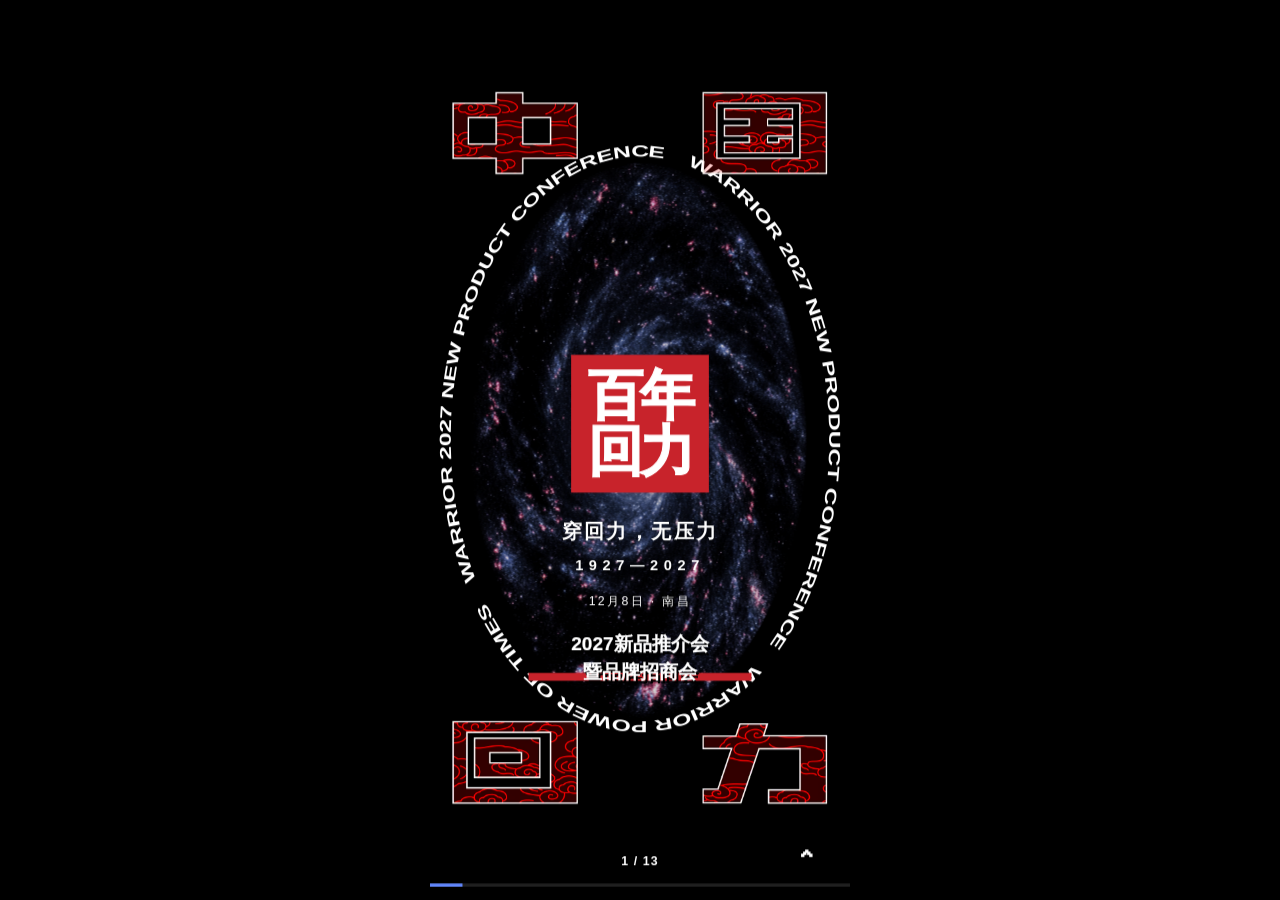
<file: index.html>
<!doctype html>
<html lang="zh-CN"><head><meta charset="utf-8"><meta name="description" content="12月8日，相聚南昌施柏阁大观酒店，共赴2027新品推介会暨品牌招商会。">
<meta property="og:url" content="https://mula1227.github.io/warrior-2027-invitation/">
<meta property="og:type" content="website">
<meta property="og:title" content="百年回力，回天之力｜2027新品推介会暨品牌招商会">
<meta property="og:description" content="12月8日，相聚南昌施柏阁大观酒店，共赴2027新品推介会暨品牌招商会。">
<meta property="og:image" content="https://mula1227.github.io/warrior-2027-invitation/share-cover.png">
<link rel="image_src" href="https://mula1227.github.io/warrior-2027-invitation/share-cover.png">
<meta name="viewport" content="width=device-width,initial-scale=1,viewport-fit=cover"><meta name="theme-color" content="#000000"><meta name="description" content="百年回力，回天之力。2027新品推介会暨品牌招商会，12月8日，南昌施柏阁大观酒店。"><title>百年回力 · 2027新品推介会暨品牌招商会</title><link rel="preload" as="image" href="assets/galaxy-clean-v2.png"><link rel="stylesheet" href="style-2027-v6.css"><link rel="stylesheet" href="motion-2027-v8.css?v=1"></head><body><main id="viewport" aria-label="百年回力活动邀请函"><div id="stage"><section id="slide" aria-live="polite" aria-atomic="true"></section><nav class="controls" aria-label="翻页"><button id="prev" aria-label="上一页">⌄</button><span id="counter"></span><button id="next" aria-label="下一页">⌃</button></nav><div class="progress-track"><div id="progress"></div></div></div></main><div id="notice" role="status"></div><script src="data-2027-v6.js"></script><script src="app-2027-v8.js?v=1"></script></body></html>
</file>
<file: style-2027-v6.css>
:root{--red:#c8232b;--blue:#12358b;--white:#fff;--black:#000;font-family:"PingFang SC","Heiti SC","Microsoft YaHei",sans-serif;color:#fff;font-synthesis:weight}*{box-sizing:border-box}html,body{margin:0;width:100%;height:100%;overflow:hidden}button,input,a{-webkit-tap-highlight-color:transparent}button,input{font:inherit}button{cursor:pointer}button:focus-visible,a:focus-visible,input:focus-visible{outline:3px solid #f9bd3f;outline-offset:3px}#viewport{height:100dvh;width:100vw;background:var(--blue);position:relative;overflow:hidden;touch-action:pan-x;transition:background .2s}#viewport[data-tone=black]{background:#000}#viewport[data-tone=red]{background:var(--red)}#stage{position:absolute;left:50%;top:50%;width:375px;height:780px;transform-origin:center}#slide{position:absolute;inset:0;overflow:hidden}.page{background:var(--blue);isolation:isolate}.tone-red{background:var(--red)}.page-cover,.page-end{background:#000}h1,h2,p,figure{margin:0}h1,h2{font-weight:900}img{display:block;max-width:100%}.brand-logo{width:112px;height:auto}.pattern-layer{position:absolute;inset:0;background:url('assets/sports-pattern-clean-v2.png') center/cover;opacity:.13;z-index:-1;pointer-events:none}.sideband{position:absolute;top:0;width:760px;height:19px;white-space:nowrap;font:900 16px/19px Arial,sans-serif;z-index:2;pointer-events:none}.sideband.left{left:19px;transform-origin:0 0;transform:rotate(90deg)}.sideband.right{right:19px;transform-origin:100% 0;transform:rotate(-90deg)}.controls{position:absolute;bottom:8px;left:19px;right:19px;display:flex;align-items:center;justify-content:space-between;height:31px;z-index:8;pointer-events:none}.controls button{pointer-events:auto;width:42px;height:32px;color:#fff;border:0;background:transparent;font:bold 29px/29px Arial;text-shadow:0 1px 4px #0008;padding:0}.controls button:disabled{visibility:hidden}#counter{color:#fff;font:bold 11px Arial;text-shadow:0 1px 3px #0008;letter-spacing:1px}.progress-track{position:absolute;bottom:0;height:3px;left:0;right:0;background:#ffffff20;z-index:8}#progress{height:100%;background:#6288ff;transition:width .25s}.page-signature{position:absolute;bottom:58px;left:0;right:0;text-align:center;font-size:13px;font-weight:700;letter-spacing:2px}.galaxy{position:absolute;top:122px;left:29px;width:317px;height:521px;object-fit:fill;opacity:.83}.orbit{position:absolute;inset:0;width:375px;height:780px;fill:#fff;font:900 14.2px Arial,sans-serif;letter-spacing:-.2px}.corner{position:absolute;width:112px;height:auto}.c0{top:70px;left:20px}.c1{top:70px;right:20px}.c2{bottom:74px;left:20px}.c3{bottom:74px;right:20px}.stamp{width:123px;height:123px;position:relative;background:var(--red);color:white;display:grid;place-items:center}.stamp>span{position:absolute;inset:8px 4px;display:grid;place-content:center;font-size:49px;font-weight:900;line-height:1.02;letter-spacing:-3px;-webkit-text-stroke:1px currentColor;text-align:center}.stamp-a{animation:stampA 8s infinite}.stamp-b{opacity:0;animation:stampB 8s infinite}.cover-stamp{position:absolute;top:305px;left:126px}.cover-slogan{position:absolute;top:451px;left:0;right:0;text-align:center;font-size:18px;font-weight:800;letter-spacing:2px}.cover-years{position:absolute;top:485px;left:0;right:0;text-align:center;font:bold 13px Arial;letter-spacing:5px}.cover-event{position:absolute;top:552px;left:60px;right:60px;text-align:center;font-size:17px;line-height:1.45;-webkit-text-stroke:.2px currentColor;text-shadow:2px 2px #000}.cover-event:after{content:'';position:absolute;left:28px;right:28px;bottom:5px;height:7px;background:var(--red);z-index:-1}.cover-location{position:absolute;top:518px;left:0;right:0;text-align:center;font-size:11px;letter-spacing:2px}.statement-bg{position:absolute;inset:0;z-index:-2;background-size:cover;background-position:center}.red-bg{background-image:linear-gradient(#c8232b60,#c8232b60),url('assets/3eeaf6429a429917.webp');opacity:.65}.blue-bg{background-image:url('assets/53f61b8933698499.webp');opacity:.48}.art-bg{background-image:linear-gradient(#12358b66,#c8232b33),url('assets/a3f5a1b341338424.webp');opacity:.78}.with-art .pattern-layer{display:none}.statement-copy{position:absolute;left:34px;right:34px;top:143px;text-align:center}.statement-english{font:900 17px/1.15 Arial;white-space:nowrap;letter-spacing:-.5px}.statement-small{font-size:10px;font-weight:700;line-height:1.5;letter-spacing:1px;margin-top:11px;opacity:.92}.brand-block{display:table;background:#fff;color:var(--blue);font-size:19px;letter-spacing:3px;font-weight:900;line-height:1.1;margin:54px auto 10px;padding:0 3px}.tone-red .brand-block{color:var(--red)}.statement-copy h1{font-size:57px;line-height:1.15;letter-spacing:-3px;white-space:nowrap;-webkit-text-stroke:1px currentColor}.power-tag{display:table;border:4px solid #fff;margin:12px auto 0;font-size:37px;line-height:1.22;letter-spacing:-1px;padding:0 4px 2px;white-space:nowrap;-webkit-text-stroke:.8px currentColor}.power-tag.solid{background:#fff;color:var(--blue)}.statement-lines{font-size:21px;letter-spacing:4px;font-weight:800;line-height:1.9;margin-top:34px}.statement-logo{position:absolute;top:611px;left:126px}.statement-logo .brand-logo{width:123px}.statement-slogan{position:absolute;top:694px;left:0;right:0;font-size:12px;letter-spacing:3px;text-align:center}.century-top{position:absolute;top:80px;left:0;right:0;text-align:center;font-size:14px;font-weight:900;letter-spacing:4px}.century-title{position:absolute;top:132px;left:42px;right:42px;font-size:112px;line-height:.97;letter-spacing:-6px;text-align:center;-webkit-text-stroke:2px white}.century-title span{display:block}.century-title span:first-child{color:transparent;animation:ink 8s steps(1) infinite}.century-sub{position:absolute;top:376px;left:0;right:0;text-align:center;font-size:46px;line-height:1;letter-spacing:3px}.century-slogan{position:absolute;top:446px;left:0;right:0;text-align:center;font-weight:800;letter-spacing:4px;font-size:17px}.century-shoe{position:absolute;top:505px;left:-17px;width:409px;transform:rotate(-7deg)}.century-shoe img{width:100%}.century-bottom{position:absolute;top:704px;left:54px;right:54px;display:flex;align-items:center;gap:16px;font:bold 22px Arial}.century-bottom i{height:2px;flex:1;background:#fff}.page-product .sideband{color:#ef4548}.page-product .pattern-layer{opacity:.26}.warrior-word{position:absolute;top:61px;left:21px;right:21px;text-align:center;font:900 49px Arial;color:#ec343b;letter-spacing:-2px}.product-brand{position:absolute;top:148px;left:63px;right:63px;display:flex;align-items:center;justify-content:space-between}.product-brand .brand-logo{width:142px}.product-brand>span{font-size:28px;font-weight:300}.product-brand>b{font-family:"Songti SC",serif;font-size:20px;line-height:1.1;border:1px solid #fff;padding:5px}.product-title{position:absolute;top:268px;left:30px;right:30px;text-align:center;font-size:23px;line-height:1.5}.product-theme{position:absolute;top:366px;left:30px;right:30px;text-align:center;font-size:22px;line-height:1.6}.product-years{position:absolute;top:464px;left:0;right:0;text-align:center;font:bold 12px Arial;letter-spacing:4px}.product-brand-label{position:absolute;top:512px;left:143px;color:var(--red);background:#ffffffdd;font-weight:900;padding:1px 5px;font-size:18px}.product-shoe{position:absolute;top:571px;width:413px;left:-19px;transform:rotate(-5deg)}.product-shoe img{width:100%}.gallery-heading{position:absolute;top:49px;left:0;right:0;display:flex;align-items:center;justify-content:space-between;padding:0 20px 14px;border-bottom:2px solid white}.gallery-heading b{font-size:25px;font-weight:900}.gallery-heading span{font:bold 11px Arial;letter-spacing:1px}.photo-strips{position:absolute;top:110px;left:0;right:0;height:555px;display:grid;grid-auto-rows:minmax(0,1fr);gap:0}.photo-strips figure{margin:0;min-height:0;display:flex;flex-direction:column}.photo-strips figcaption{height:24px;flex-shrink:0;background:var(--red);display:flex;align-items:center;gap:8px;padding:0 10px;color:#fff;font-size:12px;line-height:24px}.photo-strips figcaption>b{font:900 15px Arial}.photo-strips figcaption>i{margin-left:auto;font-style:normal}.photo-strips button{background:#081d60;border:0;padding:0;min-height:0;flex:1;width:100%;overflow:hidden}.photo-strips img{height:100%;width:100%;object-fit:cover;object-position:center}.album-controls{position:absolute;top:688px;left:17px;right:17px;display:flex;align-items:center;gap:9px}.album-controls button{background:transparent;border:1px solid #fff7;color:white;min-width:58px;height:30px;font-size:12px}.album-controls button.selected{background:var(--red);border-color:var(--red)}.album-controls>span{margin-left:auto;font-size:10px;opacity:.85}.paper{position:absolute;top:80px;bottom:89px;left:19px;right:19px;padding:6px;background:repeating-linear-gradient(132deg,var(--red) 0 9px,#fff 9px 17px,var(--blue) 17px 26px,#fff 26px 34px)}.paper-inside{height:100%;background:#fff;color:var(--blue);padding:24px 21px;position:relative}.letter-brand{display:flex;justify-content:space-between;align-items:center;font-size:18px;font-weight:900;letter-spacing:2px;padding:10px 8px}.letter-stamp{width:65px;height:65px}.letter-stamp>span{font-size:26px;letter-spacing:-1px;inset:5px 2px;-webkit-text-stroke:.5px}.letter-event{font-size:16px;color:var(--red);font-weight:700;line-height:1.5;margin-top:31px;text-align:center}.invitation h1{font-size:33px;line-height:1.1;letter-spacing:-1px;text-align:center;margin-top:10px;-webkit-text-stroke:.5px currentColor;white-space:nowrap}.letter-theme{font-size:14px;font-weight:800;letter-spacing:1px;text-align:center;margin-top:18px}.letter-details{margin-top:37px;color:var(--red)}.letter-details p{display:flex;align-items:baseline;gap:15px;font-size:12px;line-height:2.4}.letter-details strong{font-size:14px}.letter-details address{font-size:12px;line-height:1.7;font-style:normal;margin:7px 0 0 63px;color:#555}.letter-slogan{color:var(--red);font-size:19px;font-weight:900;text-align:center;letter-spacing:2px;margin-top:27px}.letter-logo{display:table;margin:27px auto 0}.letter-logo .brand-logo,.agenda-logo .brand-logo{filter:brightness(0) saturate(100%) invert(17%) sepia(75%) saturate(2591%) hue-rotate(338deg) brightness(94%) contrast(93%);width:107px}.letter-years{text-align:center;font:11px Arial;letter-spacing:4px;margin-top:11px}.paper-heading{display:flex;justify-content:space-between;align-items:center;border-bottom:3px solid var(--blue);padding-bottom:13px}.paper-heading h1{font-size:29px;letter-spacing:1px;-webkit-text-stroke:.4px currentColor}.paper-heading>span{font-size:14px;color:var(--red);font-weight:800}.paper-event{color:var(--red);font-size:12px;font-weight:700;margin-top:14px}.agenda ol{padding:0;margin:21px 0 0;list-style:none}.agenda li{display:flex;align-items:center;min-height:63px;padding:9px 0;border-top:1px solid #d9dfed;gap:14px}.agenda time{font:bold 12px Arial;color:var(--red);width:90px;flex-shrink:0}.agenda b{font-size:17px;font-weight:800}.agenda small{display:block;font-size:11px;color:#566178;margin-top:5px;line-height:1.4}.paper-note{font-size:11px;text-align:center;margin-top:12px;letter-spacing:1px}.agenda-logo{display:table;margin:21px auto 0}.venue .paper-inside{padding:23px 14px 18px}.venue .paper-heading{margin:0 7px}.venue h2{font-size:21px;margin:20px 7px 0;line-height:1.4;letter-spacing:-.5px}.venue address{font-size:11px;color:#536074;line-height:1.7;font-style:normal;margin:7px 7px 15px}.map-photo{height:360px;border:0;padding:0;width:100%;display:block;background:#e7edf5}.map-photo img{width:100%;height:100%;object-fit:contain}.primary-button{display:flex;width:100%;height:45px;border:0;border-radius:0;align-items:center;justify-content:center;background:var(--blue);color:#fff;text-decoration:none;font-size:16px;font-weight:700}.venue .primary-button{margin-top:15px;font-size:14px}.page-rsvp{background:#b9272d}.rsvp-english{position:absolute;top:74px;left:0;right:0;text-align:center;font:900 16px/1 Arial}.rsvp-english span{font-size:11px}.outline-brand{position:absolute;top:124px;left:36px;width:303px;height:auto}.rsvp-title{position:absolute;top:195px;left:0;right:0;text-align:center;font-size:25px;letter-spacing:4px}.rsvp-event{position:absolute;top:235px;left:0;right:0;text-align:center;font-size:12px;letter-spacing:1px}.rsvp-form{position:absolute;top:282px;left:38px;right:38px}.rsvp-form label{display:block;margin-bottom:8px}.rsvp-form input{width:100%;height:43px;border:0;border-radius:0;background:#fafafa;color:#222;padding:0 12px;font-size:16px}.rsvp-form input::placeholder{color:#858585;opacity:1}.rsvp-form .primary-button{margin-top:10px;background:#233fab}.form-note{font-size:10px;line-height:1.5;margin-top:13px;text-align:center;color:#fffe}.rsvp-logo{position:absolute;top:660px;left:132px}.rsvp-logo .brand-logo{width:111px}.page-rsvp .page-signature{font-size:11px;bottom:48px}.end-galaxy{top:102px;height:540px;opacity:.55}.end-stamp{position:absolute;top:236px;left:126px}.page-end .corner{opacity:.7}.end-theme{position:absolute;top:392px;left:20px;right:20px;text-align:center;font-size:28px;letter-spacing:-1px}.end-slogan{position:absolute;top:440px;left:0;right:0;text-align:center;font-size:17px;font-weight:800;letter-spacing:3px}.end-event{position:absolute;top:516px;left:0;right:0;text-align:center;font-size:20px;line-height:1.5}.end-location{position:absolute;top:594px;left:0;right:0;text-align:center;font-size:11px;letter-spacing:1px}.replay-button{position:absolute;top:637px;left:137px;width:101px;height:31px;font-size:12px;color:#fff;background:#0008;border:1px solid #fff8}.sr-only{position:absolute;width:1px;height:1px;padding:0;overflow:hidden;clip:rect(0,0,0,0);white-space:nowrap;border:0}#notice{position:fixed;bottom:12%;left:50%;transform:translateX(-50%);padding:12px 16px;font-size:12px;white-space:nowrap;background:#fff;color:var(--blue);opacity:0;pointer-events:none;transition:opacity .2s;z-index:20;box-shadow:0 3px 20px #0003}#notice.show{opacity:1}.photo-lightbox{padding:0;border:0;background:transparent;width:min(94vw,1100px);max-width:none;overflow:visible}.photo-lightbox::backdrop{background:#000e}.photo-lightbox>img{max-height:85dvh;max-width:100%;display:block;margin:auto;object-fit:contain}.close-photo{position:absolute;right:0;top:-40px;color:#fff;background:#ffffff20;border:0;font-size:29px;width:36px;height:36px;line-height:32px}@keyframes stampA{0%,42%{opacity:1}48%,92%{opacity:0}98%,100%{opacity:1}}@keyframes stampB{0%,42%{opacity:0}48%,92%{opacity:1}98%,100%{opacity:0}}@keyframes ink{0%,49%{color:transparent}50%,100%{color:white}}@media(prefers-reduced-motion:reduce){*,*:before,*:after{animation:none!important;transition:none!important}.stamp-a{opacity:1}.stamp-b{opacity:0}.century-title span:first-child{color:white}}
.agenda-logo{margin:12px auto 0}.agenda-logo .brand-logo{width:78px}
</file>
<file: motion-2027-v8.css>
/* Each scene has its own movement, timing, and stopping point. */
#stage{overflow:hidden;perspective:1200px}#slide{z-index:1}.page-outgoing{position:absolute;inset:0;overflow:hidden;z-index:0;pointer-events:none}.page-outgoing *,.page-outgoing *:before,.page-outgoing *:after{animation-play-state:paused!important}.band-track{display:flex;width:max-content}.band-track>span{flex:none;white-space:nowrap}.sideband{overflow:hidden}
/* 01 — orbital opening */
.scene-01 .galaxy{animation:cosmic-birth 1.2s ease both,cosmic-wander 18s ease-in-out infinite;will-change:transform}.scene-01 .orbit{animation:cosmic-ring 1s ease .15s both}.scene-01 .corner{animation:cosmic-corner .85s cubic-bezier(.2,.8,.2,1) both}.scene-01 .c0{--cx:-36px;--cy:-35px}.scene-01 .c1{--cx:36px;--cy:-35px;animation-delay:.1s}.scene-01 .c2{--cx:-36px;--cy:35px;animation-delay:.2s}.scene-01 .c3{--cx:36px;--cy:35px;animation-delay:.3s}.scene-01 .cover-stamp{animation:cosmic-seal .9s cubic-bezier(.16,.8,.2,1.15) .35s both}.scene-01 .cover-slogan{animation:cosmic-copy .65s ease .8s both}.scene-01 .cover-years{animation:cosmic-copy .65s ease .95s both}.scene-01 .cover-location{animation:cosmic-copy .65s ease 1.1s both}.scene-01 .cover-event{animation:cosmic-copy .75s ease 1.2s both}
@keyframes cosmic-birth{from{opacity:0;clip-path:ellipse(0% 0% at 50% 50%)}to{opacity:.83;clip-path:ellipse(70% 70% at 50% 50%)}}@keyframes cosmic-wander{0%,100%{transform:rotate(-3deg) scale(1.025)}50%{transform:rotate(4deg) scale(1.12)}}@keyframes cosmic-ring{from{opacity:0;filter:blur(5px)}to{opacity:1;filter:blur(0)}}@keyframes cosmic-corner{from{opacity:0;translate:var(--cx) var(--cy)}to{opacity:1;translate:0 0}}@keyframes cosmic-seal{0%{opacity:0;transform:scale(1.65) rotate(-9deg)}70%{opacity:1;transform:scale(.96) rotate(1deg)}100%{opacity:1;transform:scale(1) rotate(0)}}@keyframes cosmic-copy{from{opacity:0;clip-path:inset(50% 0)}to{opacity:1;clip-path:inset(0)}}
/* 02 — impact and printed impression */
.scene-02 .statement-bg{animation:impact-quake .42s ease .48s both}.scene-02 .statement-english,.scene-02 .statement-small{animation:impact-ink .4s steps(4,end) .08s both}.scene-02 .brand-block{animation:impact-ink .3s steps(3,end) .3s both}.scene-02 .statement-copy h1{animation:impact-title .82s cubic-bezier(.15,.75,.2,1.12) .12s both}.scene-02 .power-tag{animation:impact-press .48s cubic-bezier(.15,.8,.2,1.15) .62s both}.scene-02 .statement-lines{animation:impact-ink .5s steps(6,end) .82s both}.scene-02 .statement-logo{animation:impact-logo .4s ease 1s both}.scene-02 .statement-slogan{animation:impact-ink .3s ease 1.12s both}.scene-02 .band-track{animation:impact-band .7s ease .25s both}
@keyframes impact-title{0%{opacity:0;transform:translateY(-135px) rotate(-4deg) scale(1.35)}58%{opacity:1;transform:translateY(5px) rotate(1deg) scale(.98)}78%{transform:translateY(-3px) rotate(0) scale(1.02)}100%{opacity:1;transform:translateY(0) rotate(0) scale(1)}}@keyframes impact-press{from{opacity:0;transform:scale(1.4)}70%{opacity:1;transform:scale(.97)}to{opacity:1;transform:scale(1)}}@keyframes impact-ink{from{opacity:0}to{opacity:1}}@keyframes impact-quake{0%,100%{translate:0 0}20%{translate:-4px 2px}45%{translate:4px -2px}70%{translate:-2px 0}}@keyframes impact-logo{from{opacity:0;scale:1.3}to{opacity:1;scale:1}}@keyframes impact-band{from{translate:-65px 0;opacity:0}to{translate:0 0;opacity:1}}
/* 03 — mirrored fan, opening from the centre */
.scene-03 .statement-copy{perspective:800px}.mirror-char{display:inline-block;transform-origin:center;animation:mirror-letter .85s cubic-bezier(.2,.8,.2,1) calc(.23s + var(--char)*.1s) both}.scene-03 .statement-english,.scene-03 .statement-small{animation:mirror-bloom .7s ease .05s both}.scene-03 .brand-block{animation:mirror-bloom .6s ease .2s both}.scene-03 .power-tag{animation:mirror-frame .85s cubic-bezier(.2,.7,.2,1) .6s both}.scene-03 .statement-lines{animation:mirror-lines .7s ease .9s both}.scene-03 .statement-logo,.scene-03 .statement-slogan{animation:mirror-bloom .6s ease 1s both}.scene-03 .band-track{animation:mirror-belt 24s linear infinite}.scene-03 .right .band-track{animation-direction:reverse}.scene-03 .pattern-layer{animation:mirror-aura 7s ease-in-out infinite}
@keyframes mirror-letter{from{opacity:0;transform:translateX(calc(var(--mirror)*30px)) rotateY(calc(var(--mirror)*85deg))}to{opacity:1;transform:translateX(0) rotateY(0)}}@keyframes mirror-bloom{from{opacity:0;scale:.65 1}to{opacity:1;scale:1 1}}@keyframes mirror-frame{from{clip-path:inset(0 50%);opacity:0}to{clip-path:inset(0);opacity:1}}@keyframes mirror-lines{from{opacity:0;letter-spacing:12px}to{opacity:1;letter-spacing:4px}}@keyframes mirror-belt{from{transform:translateX(0)}to{transform:translateX(-50%)}}@keyframes mirror-aura{0%,100%{opacity:.08}50%{opacity:.23}}
/* 04 — diagonal sprint */
.scene-04 .statement-bg{animation:sprint-pan 9s ease-in-out infinite alternate}.scene-04 .statement-english,.scene-04 .statement-small,.scene-04 .brand-block{animation:sprint-label .6s ease .1s both}.scene-04 .statement-copy h1{animation:sprint-title .72s cubic-bezier(.15,.8,.2,1) .2s both}.scene-04 .power-tag{animation:sprint-catch .62s cubic-bezier(.18,.8,.25,1) .45s both}.scene-04 .statement-lines{animation:sprint-finish .65s ease .7s both}.scene-04 .statement-logo{animation:sprint-logo .7s ease .8s both}.scene-04 .statement-slogan{animation:sprint-finish .5s ease .95s both}.scene-04 .band-track{animation:sprint-belt 9s linear infinite}.scene-04 .right .band-track{animation-direction:reverse}
@keyframes sprint-title{from{opacity:0;transform:translate(-260px,45px) skewX(-24deg);text-shadow:35px 0 #ffffff60}70%{opacity:1;transform:translate(8px,-2px) skewX(3deg);text-shadow:-12px 0 #ffffff30}to{opacity:1;transform:translate(0) skewX(0);text-shadow:0 0 transparent}}@keyframes sprint-catch{from{opacity:0;transform:translate(250px,-30px) skewX(20deg)}to{opacity:1;transform:translate(0) skewX(0)}}@keyframes sprint-pan{from{transform:scale(1.05) translate(-6px,7px)}to{transform:scale(1.09) translate(7px,-8px)}}@keyframes sprint-label{from{opacity:0;translate:-32px 7px}to{opacity:1;translate:0 0}}@keyframes sprint-finish{from{opacity:0;clip-path:inset(0 100% 0 0)}to{opacity:1;clip-path:inset(0)}}@keyframes sprint-logo{from{opacity:0;translate:65px 32px;rotate:-12deg}to{opacity:1;translate:0 0;rotate:0deg}}@keyframes sprint-belt{from{transform:translateX(0)}to{transform:translateX(-50%)}}
/* 05 — history, outline to solid, rolling year digits */
.scene-05 .century-top{animation:heritage-print .7s steps(6,end) .1s both}.scene-05 .century-title{animation:heritage-draw 1.3s ease .15s both}.scene-05 .century-title span:first-child{animation:heritage-fill 7.2s steps(1,end) 1.4s infinite}.scene-05 .century-sub{animation:heritage-emboss .85s ease .65s both}.scene-05 .century-slogan{animation:heritage-print .7s steps(7,end) 1s both}.scene-05 .century-shoe{animation:heritage-sketch 1.3s ease .8s both}.scene-05 .century-bottom>span{display:inline-flex;overflow:hidden}.year-digit{display:inline-block;animation:heritage-digit .75s cubic-bezier(.2,.8,.2,1) calc(1s + var(--digit)*.1s) both}.scene-05 .century-bottom i{transform-origin:left;animation:heritage-line 1s ease 1.1s both}
@keyframes heritage-draw{from{clip-path:polygon(0 0,0 0,0 100%,0 100%)}to{clip-path:polygon(0 0,100% 0,100% 100%,0 100%)}}@keyframes heritage-fill{0%,49%{color:transparent}50%,100%{color:#fff}}@keyframes heritage-print{from{opacity:0}to{opacity:1}}@keyframes heritage-emboss{from{opacity:0;transform:perspective(500px) rotateX(-80deg);transform-origin:top}to{opacity:1;transform:perspective(500px) rotateX(0);transform-origin:top}}@keyframes heritage-sketch{from{clip-path:inset(0 100% 0 0);opacity:.2}to{clip-path:inset(0);opacity:1}}@keyframes heritage-digit{from{translate:0 -120%;opacity:0}to{translate:0 0;opacity:1}}@keyframes heritage-line{from{scale:0 1}to{scale:1 1}}
/* 06 — product plinth and a subtle 3D turntable */
.scene-06 .warrior-word{animation:product-spread .85s cubic-bezier(.2,.7,.2,1) .1s both}.scene-06 .product-brand{animation:product-brand-flip .9s ease .25s both}.scene-06 .product-title{animation:product-panel .8s ease .5s both}.scene-06 .product-theme{animation:product-panel .8s ease .65s both}.scene-06 .product-years,.scene-06 .product-brand-label{animation:product-panel .7s ease .8s both}.scene-06 .product-shoe{animation:product-lift 1.2s cubic-bezier(.2,.75,.2,1) .65s both;perspective:800px}.scene-06 .collage-shoe{animation:product-turntable 6s ease-in-out 1.85s infinite}.scene-06 .pattern-layer{opacity:.2;animation:product-wall 15s ease-in-out infinite alternate}
@keyframes product-spread{from{opacity:0;letter-spacing:20px;scale:.8 1}to{opacity:1;letter-spacing:-2px;scale:1 1}}@keyframes product-brand-flip{from{opacity:0;transform:perspective(700px) rotateX(85deg)}to{opacity:1;transform:perspective(700px) rotateX(0)}}@keyframes product-panel{from{opacity:0;clip-path:inset(100% 0 0 0)}to{opacity:1;clip-path:inset(0)}}@keyframes product-lift{from{opacity:0;translate:0 105px;rotate:-14deg}to{opacity:1;translate:0 0;rotate:0deg}}@keyframes product-turntable{0%,100%{transform:rotateY(-9deg) rotateZ(0)}50%{transform:rotateY(9deg) rotateZ(-1.5deg)}}@keyframes product-wall{from{transform:scale(1.03) translateX(-4px)}to{transform:scale(1.07) translateX(4px)}}
/* 07 — showroom Venetian shutters */
.scene-07 .gallery-heading{animation:showroom-sign .7s ease .1s both}.scene-07 .photo-strips{perspective:900px}.scene-07 .photo-strips button{transform-origin:top;backface-visibility:hidden;animation:showroom-shutter .95s cubic-bezier(.2,.7,.2,1) calc(.22s + var(--order)*.17s) both}.scene-07 figcaption{animation:showroom-caption .5s ease calc(.12s + var(--order)*.17s) both}.scene-07 .album-controls{animation:showroom-controls .65s ease 1.1s both}
@keyframes showroom-shutter{0%{opacity:0;transform:rotateX(-88deg);clip-path:inset(0 0 100% 0)}100%{opacity:1;transform:rotateX(0deg);clip-path:inset(0)}}@keyframes showroom-caption{from{clip-path:inset(0 100% 0 0)}to{clip-path:inset(0)}}@keyframes showroom-sign{from{opacity:0;translate:0 -24px}to{opacity:1;translate:0 0}}@keyframes showroom-controls{from{opacity:0;scale:.7}to{opacity:1;scale:1}}
/* 08 — activity photos passing left to right */
.scene-08 .gallery-heading{animation:review-heading .7s ease .1s both}.scene-08 .photo-strips figure{--side:-1;--tilt:-4deg;animation:review-relay .9s cubic-bezier(.2,.75,.2,1) calc(.18s + var(--order)*.18s) both}.scene-08 .photo-strips figure:nth-child(even){--side:1;--tilt:4deg}.scene-08 .photo-strips img{animation:review-pan 9s ease-in-out 1.8s infinite alternate;scale:1.055}.scene-08 .photo-strips figure:nth-child(even) img{animation-direction:alternate-reverse}.scene-08 .album-controls{animation:review-tabs .6s ease 1.2s both}
@keyframes review-relay{from{opacity:0;transform:translateX(calc(var(--side)*115%)) rotate(var(--tilt))}to{opacity:1;transform:translateX(0) rotate(0)}}@keyframes review-heading{from{opacity:0;clip-path:inset(0 0 0 100%)}to{opacity:1;clip-path:inset(0)}}@keyframes review-pan{from{translate:-1.5% 0}to{translate:1.5% 0}}@keyframes review-tabs{from{opacity:0;translate:22px 0}to{opacity:1;translate:0 0}}
/* 09 — open the envelope, unfold the letter, stamp it */
.scene-09 .paper{animation:letter-unfold 1.15s ease .2s both;transform-origin:top;perspective:900px}.scene-09 .paper:before{content:'';position:absolute;top:6px;left:6px;right:6px;height:210px;background:linear-gradient(#e9edf5,#fff);clip-path:polygon(0 0,100% 0,50% 100%);transform-origin:top;z-index:4;pointer-events:none;animation:letter-flap 1.05s ease .15s both}.scene-09 .letter-stamp{animation:letter-seal .6s cubic-bezier(.2,.8,.2,1.1) .85s both}.scene-09 .stamp-a,.scene-13 .stamp-a{animation:none;opacity:1}.scene-09 .stamp-b,.scene-13 .stamp-b{animation:none;opacity:0}.scene-09 .letter-event,.scene-09 .invitation h1{animation:letter-writing .85s steps(10,end) 1.1s both}.scene-09 .letter-theme,.scene-09 .letter-details{animation:letter-writing .85s ease 1.3s both}.scene-09 .letter-slogan,.scene-09 .letter-logo,.scene-09 .letter-years{animation:letter-signature .7s ease 1.6s both}
@keyframes letter-unfold{from{opacity:0;transform:perspective(900px) rotateX(-35deg) scaleY(.55)}to{opacity:1;transform:perspective(900px) rotateX(0) scaleY(1)}}@keyframes letter-flap{0%,25%{opacity:1;transform:rotateX(0)}85%,100%{opacity:0;transform:rotateX(-165deg)}}@keyframes letter-seal{from{opacity:0;scale:1.5;rotate:-12deg}to{opacity:1;scale:1;rotate:0deg}}@keyframes letter-writing{from{opacity:0;clip-path:inset(0 100% 0 0)}to{opacity:1;clip-path:inset(0)}}@keyframes letter-signature{from{opacity:0;translate:0 8px}to{opacity:1;translate:0 0}}
/* 10 — a time axis that draws and lights each appointment */
.scene-10 .paper-heading{animation:schedule-heading .75s ease .1s both}.scene-10 .agenda ol{position:relative}.scene-10 .agenda ol:before{content:'';position:absolute;left:-9px;top:0;bottom:0;width:2px;background:#c8232b40;transform-origin:top;animation:schedule-axis 1.3s ease .25s both}.scene-10 .agenda li{position:relative;animation:schedule-row .5s ease calc(.35s + var(--order)*.18s) both}.scene-10 .agenda li:before{content:'';position:absolute;left:-12px;top:27px;width:8px;height:8px;border-radius:50%;background:var(--red);box-shadow:0 0 0 3px #fff;animation:schedule-dot 4.5s ease calc(2s + var(--order)*.55s) infinite}.scene-10 .agenda time{animation:schedule-time .55s steps(7,end) calc(.4s + var(--order)*.18s) both}.scene-10 .paper-note,.scene-10 .agenda-logo{animation:schedule-footer .6s ease 1.45s both}
@keyframes schedule-heading{from{clip-path:inset(0 100% 0 0)}to{clip-path:inset(0)}}@keyframes schedule-axis{from{scale:1 0}to{scale:1 1}}@keyframes schedule-row{from{opacity:0;translate:10px 0}to{opacity:1;translate:0 0}}@keyframes schedule-time{from{opacity:0;clip-path:inset(0 100% 0 0)}to{opacity:1;clip-path:inset(0)}}@keyframes schedule-dot{0%,15%,100%{scale:1;box-shadow:0 0 0 3px #fff}7%{scale:1.15;box-shadow:0 0 0 5px #c8232b20}}@keyframes schedule-footer{from{opacity:0}to{opacity:1}}
/* 11 — a single camera pullback to the real map */
.scene-11 .paper-heading{animation:location-heading .75s ease .15s both}.scene-11 .venue h2,.scene-11 .venue address{animation:location-label .7s ease .4s both}.scene-11 .map-photo{position:relative;overflow:hidden}.scene-11 .map-photo img{animation:location-camera 1.6s cubic-bezier(.2,.65,.2,1) .25s both}.scene-11 .map-photo:after{content:'';position:absolute;inset:0;pointer-events:none;background:linear-gradient(var(--blue),var(--blue)) left top/0% 2px no-repeat,linear-gradient(var(--blue),var(--blue)) right top/2px 0% no-repeat,linear-gradient(var(--blue),var(--blue)) right bottom/0% 2px no-repeat,linear-gradient(var(--blue),var(--blue)) left bottom/2px 0% no-repeat;animation:location-frame 1.3s linear .5s both}.scene-11 .primary-button{animation:location-nav .65s ease 1.35s both}
@keyframes location-camera{from{opacity:0;transform:scale(1.5) translate(-8px,18px);filter:blur(2px)}to{opacity:1;transform:scale(1) translate(0);filter:blur(0)}}@keyframes location-heading{from{opacity:0;letter-spacing:6px}to{opacity:1;letter-spacing:normal}}@keyframes location-label{from{opacity:0;translate:0 -9px}to{opacity:1;translate:0 0}}@keyframes location-frame{0%{background-size:0% 2px,2px 0%,0% 2px,2px 0%}25%{background-size:100% 2px,2px 0%,0% 2px,2px 0%}50%{background-size:100% 2px,2px 100%,0% 2px,2px 0%}75%{background-size:100% 2px,2px 100%,100% 2px,2px 0%}100%{background-size:100% 2px,2px 100%,100% 2px,2px 100%}}@keyframes location-nav{from{opacity:0;transform:scaleX(.35)}to{opacity:1;transform:scaleX(1)}}
/* 12 — form fields opening from lines, focus led by a blue rule */
.scene-12 .outline-brand{animation:register-outline 1s ease .1s both}.scene-12 .rsvp-english{animation:register-brand .55s ease .15s both}.scene-12 .rsvp-title,.scene-12 .rsvp-event{animation:register-heading .7s ease .35s both}.scene-12 .rsvp-form label{position:relative;transform-origin:top;animation:register-field .7s cubic-bezier(.2,.75,.2,1) calc(.4s + var(--order)*.14s) both}.scene-12 .rsvp-form label:after{content:'';position:absolute;bottom:0;left:0;right:0;height:3px;background:#233fab;transform:scaleX(0);transform-origin:left;transition:transform .24s ease;pointer-events:none}.scene-12 .rsvp-form label:focus-within:after{transform:scaleX(1)}.scene-12 .rsvp-form .primary-button{animation:register-submit .65s ease 1.2s both}.scene-12 .rsvp-logo{animation:register-logo .65s ease 1.3s both}
@keyframes register-outline{from{clip-path:inset(0 100% 0 0)}to{clip-path:inset(0)}}@keyframes register-brand{from{opacity:0;translate:0 -14px}to{opacity:1;translate:0 0}}@keyframes register-heading{from{opacity:0;letter-spacing:10px}to{opacity:1;letter-spacing:4px}}@keyframes register-field{0%{opacity:0;scale:1 .02}35%{opacity:1;scale:1 .02}to{opacity:1;scale:1 1}}@keyframes register-submit{from{opacity:0;scale:.9}to{opacity:1;scale:1}}@keyframes register-logo{from{opacity:0;clip-path:inset(100% 0 0)}to{opacity:1;clip-path:inset(0)}}
/* 13 — corners gather into a seal, the galaxy recedes, then hold */
.scene-13 .end-galaxy{animation:closing-galaxy 1.8s ease both}.scene-13 .corner{animation:closing-gather 1.1s cubic-bezier(.3,.4,.2,1) .1s both}.scene-13 .c0{--gx:111px;--gy:190px}.scene-13 .c1{--gx:-111px;--gy:190px;animation-delay:.18s}.scene-13 .c2{--gx:111px;--gy:-373px;animation-delay:.26s}.scene-13 .c3{--gx:-111px;--gy:-373px;animation-delay:.34s}.scene-13 .end-stamp{animation:closing-seal .9s cubic-bezier(.2,.8,.2,1.15) .75s both}.scene-13 .end-theme{animation:closing-type .8s ease 1.15s both}.scene-13 .end-slogan{animation:closing-type .7s ease 1.4s both}.scene-13 .end-event,.scene-13 .end-location{animation:closing-copy .7s ease 1.65s both}.scene-13 .replay-button{animation:closing-copy .55s ease 2s both}
@keyframes closing-gather{from{opacity:.7;translate:0 0;scale:1}to{opacity:0;translate:var(--gx) var(--gy);scale:.4}}@keyframes closing-galaxy{from{opacity:.65;transform:scale(1.2)}to{opacity:.24;transform:scale(.78)}}@keyframes closing-seal{from{opacity:0;transform:scale(.2) rotate(20deg)}65%{opacity:1;transform:scale(1.08) rotate(-2deg)}to{opacity:1;transform:scale(1) rotate(0)}}@keyframes closing-type{from{opacity:0;clip-path:inset(0 50%)}to{opacity:1;clip-path:inset(0)}}@keyframes closing-copy{from{opacity:0}to{opacity:1}}
/* Shared interaction affordances only. */
#next{animation:swipe-guide 2.7s ease 2s infinite}.photo-lightbox[open],.confirmation-dialog[open]{animation:dialog-open .24s ease both}.confirmation-dialog{border:0;border-radius:0;padding:25px 24px;background:#fff;color:var(--blue);width:min(88vw,360px);max-height:85dvh}.confirmation-dialog::backdrop{background:#000b}.confirmation-dialog h2{font-size:23px;margin:0 0 20px}.confirmation-dialog dl{margin:0}.confirmation-dialog dl>div{display:flex;gap:16px;border-top:1px solid #e2e6f0;padding:11px 0;font-size:14px;line-height:1.5}.confirmation-dialog dt{color:#6a7283;width:78px;flex-shrink:0}.confirmation-dialog dd{margin:0;overflow-wrap:anywhere}.confirmation-actions{display:flex;gap:10px;margin-top:23px}.confirmation-actions button{border:1px solid var(--blue);padding:10px 13px;font-size:14px;flex:1;background:white;color:var(--blue)}.confirmation-actions button:last-child{background:var(--blue);color:white}
@keyframes swipe-guide{0%,60%,100%{translate:0 0}75%{translate:0 -5px}85%{translate:0 0}}@keyframes dialog-open{from{opacity:0;transform:scale(.94)}to{opacity:1;transform:scale(1)}}
@media(prefers-reduced-motion:reduce){*,*:before,*:after{animation:none!important;transition:none!important}.stamp-a{opacity:1}.stamp-b{opacity:0}.century-title span:first-child{color:#fff}.scene-01 .galaxy{opacity:.83}.scene-13 .end-galaxy{opacity:.55}.photo-strips img{scale:1}}
</file>
